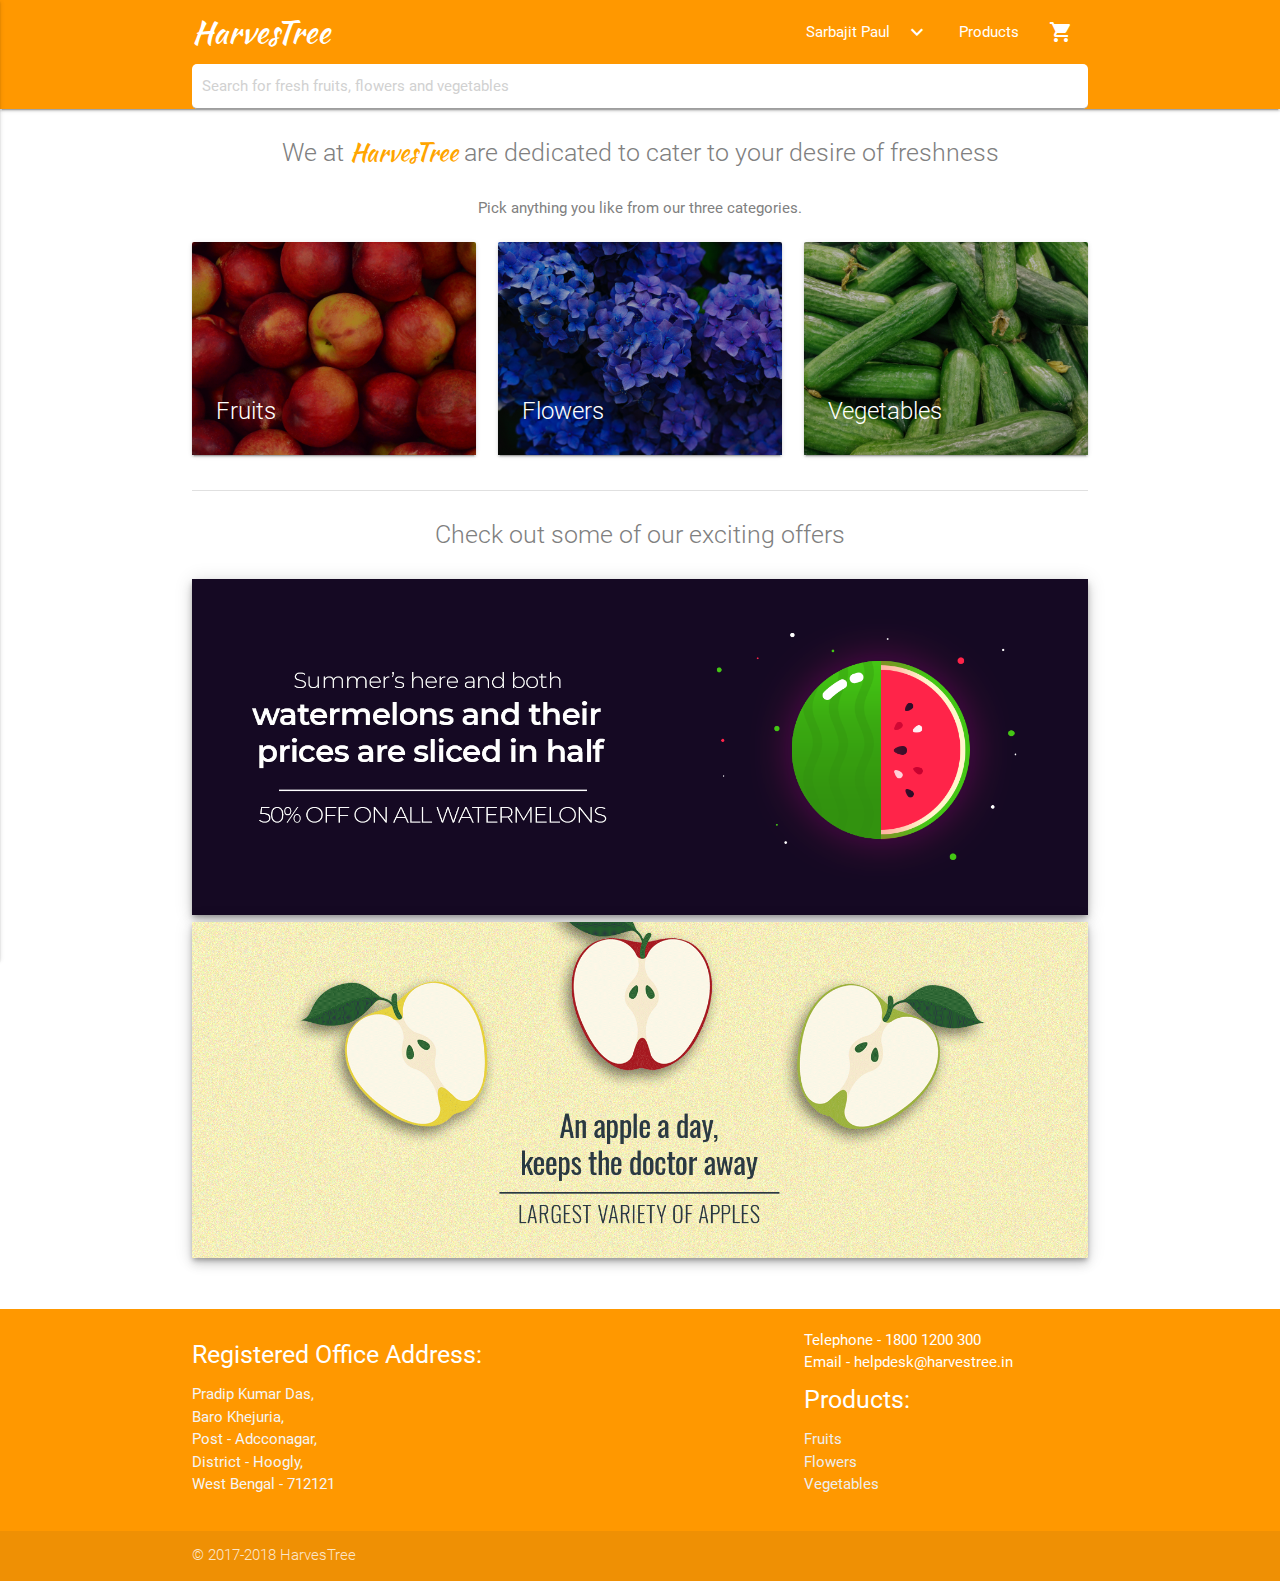
<file: Web-Content/index.html>
<!DOCTYPE html>
<html lang="en-US">
  <head>
    <meta charset="utf-8">
    <meta name="viewport" content="width=device-width, initial-scale=1.0"/>
    <title>HarvesTree</title>

    <link href="https://fonts.googleapis.com/icon?family=Material+Icons" rel="stylesheet">
    <link href="https://fonts.googleapis.com/css?family=Kaushan+Script" rel="stylesheet">
    <link type="text/css" rel="stylesheet" href="css/materialize.css"  media="screen,projection"/>
    <link type="text/css" rel="stylesheet" href="css/index.css">
  </head>

  <body>
    <!-- Nav Bar -->
    <nav class="nav-extended orange">
      <div class="container">

        <!-- Nav Bar when not Logged In -->
        <!-- <div class="nav-wrapper">
          <a href="#" class="brand-logo">HarvesTree</a>
          <a href="#" data-activates="mobile-demo-not-logged-in" class="button-collapse"><i class="material-icons">menu</i></a>
          <ul class="right hide-on-med-and-down">
            <li><a href="#">Login &amp Signup</a></li>
            <li><a href="#"><i class="material-icons">shopping_cart</i></a></li>
          </ul>
          <ul class="side-nav" id="mobile-demo-not-logged-in">
            <li><a href="#">Login &amp Signup</a></li>
            <li><a href="#"><i class="material-icons">shopping_cart</i></a></li>
          </ul>
        </div> -->

        <!-- Nav Bar when Logged In -->
        <div class="nav-wrapper">
          <ul id="dropdown-large-screen" class="dropdown-content">
            <li><a href="#!"><i class="material-icons">account_circle</i>Profile</a></li>
            <li><a href="#!"><i class="material-icons">style</i>Orders</a></li>
            <li class="divider"></li>
            <li><a href="#!"><i class="material-icons">settings_power</i>Logout</a></li>
          </ul>
          <ul id="dropdown-small-screen" class="dropdown-content">
            <li><a href="#!"><i class="material-icons">account_circle</i>Profile</a></li>
            <li><a href="#!"><i class="material-icons">style</i>Orders</a></li>
            <li class="divider"></li>
            <li><a href="#!"><i class="material-icons">settings_power</i>Logout</a></li>
          </ul>
          <a href="#" class="brand-logo">HarvesTree</a>
          <a href="#" data-activates="mobile-demo-logged-in" class="button-collapse"><i class="material-icons">menu</i></a>
          <ul class="right hide-on-med-and-down">
            <li><a class="dropdown-button" href="#!" data-activates="dropdown-large-screen">Sarbajit Paul<i class="material-icons right">expand_more</i></a></li>
            <li><a href="#">Products</a></li>
            <li><a href="#"><i class="material-icons">shopping_cart</i></a></li>
          </ul>
          <ul class="side-nav" id="mobile-demo-logged-in">
            <li><a class="dropdown-button" href="#!" data-activates="dropdown-small-screen">Sarbajit Paul<i class="material-icons right">expand_more</i></a></li>
            <li><a href="#">Products</a></li>
            <li><a href="#"><i class="material-icons">shopping_cart</i></a></li>
          </ul>
        </div>

        <!-- Search Bar -->
        <div class="nav-content">
          <form>
            <div class="input-field search-bar">
              <input id="search" type="search" placeholder="Search for fresh fruits, flowers and vegetables" required>
            </div>
          </form>
        </div>

      </div>
    </nav>

    <!-- Main area -->
    <div class="container">
      <!-- Categories -->
      <div class="categories">
        <p class="flow-text center">We at <span style="font-family: 'Kaushan Script', cursive; color: orange;">HarvesTree</span> are dedicated to cater to your desire of freshness</p>
        <p class="center">Pick anything you like from our three categories. </p>
        <div class="row">
          <!-- Fruits -->
          <div class="col s12 m4">
            <a href="#">
              <div class="card">
                <div class="card-image">
                  <img src="assets/images/category-fruit.jpg">
                  <span class="card-title">Fruits</span>
                </div>
              </div>
            </a>
          </div>

          <!-- Flowers -->
          <div class="col s12 m4">
            <a href="#">
              <div class="card">
                <div class="card-image">
                  <img src="assets/images/category-flower.jpg">
                  <span class="card-title">Flowers</span>
                </div>
              </div>
            </a>
          </div>

          <!-- Vegetables -->
          <div class="col s12 m4">
            <a href="#">
              <div class="card">
                <div class="card-image">
                  <img src="assets/images/category-vegetable.jpg">
                  <span class="card-title">Vegetables</span>
                </div>
              </div>
            </a>
          </div>

        </div>
      </div>

      <div class="divider"></div>

      <!-- Offers -->
      <div class="offers">
        <p class="flow-text center">Check out some of our exciting offers</p>
        <a href="#"><img class="z-depth-3 responsive-img" src="assets/images/offers/offer1.png"></a>
        <a href="#"><img class="z-depth-3 responsive-img" src="assets/images/offers/offer2.png"></a>
      </div>
    </div>

    <!-- Footer -->
    <footer class="orange page-footer">
      <div class="container">
        <div class="row">
          <div class="col l6 s12">
            <h5 class="white-text">Registered Office Address:</h5>
            <p class="grey-text text-lighten-4">
              Pradip Kumar Das,<br>
              Baro Khejuria,<br>
              Post - Adcconagar,<br>
              District - Hoogly,<br>
              West Bengal - 712121
            </p>
          </div>
          <div class="col l4 offset-l2 s12">
            Telephone - 1800 1200 300<br>
            Email - helpdesk@harvestree.in
            <h5 class="white-text">Products:</h5>
            <ul>
              <li><a class="grey-text text-lighten-3" href="#!">Fruits</a></li>
              <li><a class="grey-text text-lighten-3" href="#!">Flowers</a></li>
              <li><a class="grey-text text-lighten-3" href="#!">Vegetables</a></li>
            </ul>
          </div>
        </div>
      </div>
      <div class="footer-copyright">
        <div class="container">
        &copy; 2017-2018 HarvesTree
        </div>
      </div>
    </footer>

    <script type="text/javascript" src="js/jquery-3.2.1.js"></script>
    <script type="text/javascript" src="js/materialize.js"></script>
    <script type="text/javascript" src="js/index.js"></script>
  </body>
</html>
</file>
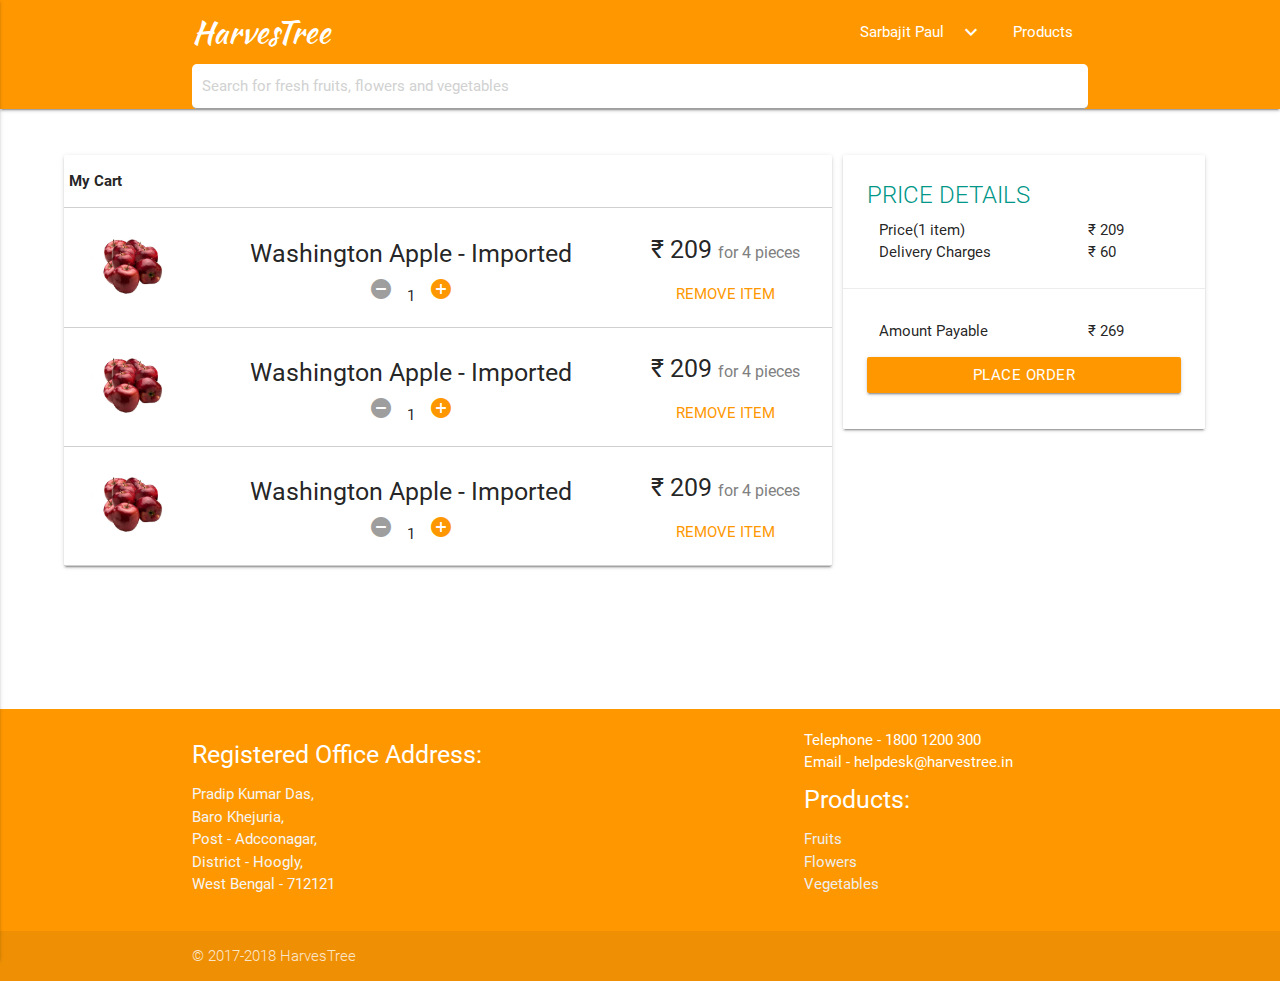
<file: Web-Content/cart.html>
<!DOCTYPE html>
<html lang="en-US">
  <head>
    <meta charset="utf-8">
    <meta name="viewport" content="width=device-width, initial-scale=1, shrink-to-fit=no">
    <title>Shopping Cart</title>

    <link href="https://fonts.googleapis.com/icon?family=Material+Icons" rel="stylesheet">
    <link href="https://fonts.googleapis.com/css?family=Kaushan+Script" rel="stylesheet">
    <link type="text/css" rel="stylesheet" href="css/materialize.css"  media="screen,projection"/>
    <link rel="stylesheet" type="text/css" href="css/cart.css">
  </head>

  <body>
    <!-- Nav Bar -->
    <nav class="nav-extended orange">
      <div class="container">

        <!-- Nav Bar when not Logged In -->
        <!-- <div class="nav-wrapper">
          <a href="#" class="brand-logo">HarvesTree</a>
          <a href="#" data-activates="mobile-demo-not-logged-in" class="button-collapse"><i class="material-icons">menu</i></a>
          <ul class="right hide-on-med-and-down">
            <li><a href="#">Login &amp; Signup</a></li>
            <li><a href="#">Products</a></li>
          </ul>
          <ul class="side-nav" id="mobile-demo-not-logged-in">
            <li><a href="#">Login &amp; Signup</a></li>
            <li><a href="#">Products</a></li>
          </ul>
        </div> -->

        <!-- Nav Bar when Logged In -->
        <div class="nav-wrapper">
          <ul id="dropdown-large-screen" class="dropdown-content">
            <li><a href="#!"><i class="material-icons">account_circle</i>Profile</a></li>
            <li><a href="#!"><i class="material-icons">style</i>Orders</a></li>
            <li class="divider"></li>
            <li><a href="#!"><i class="material-icons">settings_power</i>Logout</a></li>
          </ul>
          <ul id="dropdown-small-screen" class="dropdown-content">
            <li><a href="#!"><i class="material-icons">account_circle</i>Profile</a></li>
            <li><a href="#!"><i class="material-icons">style</i>Orders</a></li>
            <li class="divider"></li>
            <li><a href="#!"><i class="material-icons">settings_power</i>Logout</a></li>
          </ul>
          <a href="#" class="brand-logo">HarvesTree</a>
          <a href="#" data-activates="mobile-demo-logged-in" class="button-collapse"><i class="material-icons">menu</i></a>
          <ul class="right hide-on-med-and-down">
            <li><a class="dropdown-button" href="#!" data-activates="dropdown-large-screen">Sarbajit Paul<i class="material-icons right">expand_more</i></a></li>
            <li><a href="#">Products</a></li>
          </ul>
          <ul class="side-nav" id="mobile-demo-logged-in">
            <li><a class="dropdown-button" href="#!" data-activates="dropdown-small-screen">Sarbajit Paul<i class="material-icons right">expand_more</i></a></li>
            <li><a href="#">Products</a></li>
          </ul>
        </div>

        <!-- Search Bar -->
        <div class="nav-content">
          <form>
            <div class="input-field search-bar">
              <input id="search" type="search" placeholder="Search for fresh fruits, flowers and vegetables" required>
            </div>
          </form>
        </div>

      </div>
    </nav>

    <!-- Cart is empty -->
    <!-- <div class="cart-empty">
      <img src="assets/images/empty-basket.png" alt="Image of an empty basket" width="100px">
      <h5>Your Shopping Cart is empty</h5>
      <a href=""><h5>+ Add items to your cart</h5></a>
    </div> -->

    <!-- Cart is not empty -->
    <div class="row container-custom">
      <!-- Products added in cart -->
      <table class="col m8 s12 card bordered">
        <thead>
          <tr>
            <th>My Cart</th>
          </tr>
        </thead>

        <tbody>

          <tr>
            <td class="center-align">
              <img src="assets/images/fru/washington_apple_imported.jpg" alt="" width="100px">
            </td>

            <td class="center-align">
              <h5>Washington Apple - Imported</h5>
              <i class="material-icons counters grey-text">remove_circle</i>
              <span class="quantity">1</span>
              <i class="material-icons counters orange-text">add_circle</i>
            </td>

            <td class="center-align">
              <h5>&#8377; 209 <span class="text-muted">for 4 pieces</span></h5>
              <div>
                <a class="waves-effect btn-flat orange-text">REMOVE ITEM</a>
              </div>
            </td>
          </tr>
          <tr>
            <td class="center-align">
              <img src="assets/images/fru/washington_apple_imported.jpg" alt="" width="100px">
            </td>

            <td class="center-align">
              <h5>Washington Apple - Imported</h5>
              <i class="material-icons counters grey-text">remove_circle</i>
              <span class="quantity">1</span>
              <i class="material-icons counters orange-text">add_circle</i>
            </td>

            <td class="center-align">
              <h5>&#8377; 209 <span class="text-muted">for 4 pieces</span></h5>
              <div>
                <a class="waves-effect btn-flat orange-text">REMOVE ITEM</a>
              </div>
            </td>
          </tr>
          <tr>
            <td class="center-align">
              <img src="assets/images/fru/washington_apple_imported.jpg" alt="" width="100px">
            </td>

            <td class="center-align">
              <h5>Washington Apple - Imported</h5>
              <i class="material-icons counters grey-text">remove_circle</i>
              <span class="quantity">1</span>
              <i class="material-icons counters orange-text">add_circle</i>
            </td>

            <td class="center-align">
              <h5>&#8377; 209 <span class="text-muted">for 4 pieces</span></h5>
              <div>
                <a class="waves-effect btn-flat orange-text">REMOVE ITEM</a>
              </div>
            </td>
          </tr>

        </tbody>
      </table>

      <!-- Final price and place order -->
      <div class="col m4 s12">
        <div class="card">
            <div class="card-content">
              <span class="card-title teal-text">PRICE DETAILS</span>
              <div class="row no-space">
                <p class="col s8">Price(1 item)</p>
                <p class="col s4">&#8377; 209</p>
                <p class="col s8">Delivery Charges</p>
                <p class="col s4">&#8377; 60</p>
              </div>
            </div>

            <div class="card-action">
              <div class="row no-space">
                <p class="col s8">Amount Payable</p>
                <p class="col s4">&#8377; 269</p>
              </div>
              <div class="row">
                <a href="#" class="col s12 btn orange">Place Order</a>
              </div>
            </div>
          </div>
      </div>
    </div>

    <!-- Footer -->
    <footer class="orange page-footer">
      <div class="container">
        <div class="row">
          <div class="col l6 s12">
            <h5 class="white-text">Registered Office Address:</h5>
            <p class="grey-text text-lighten-4">
              Pradip Kumar Das,<br>
              Baro Khejuria,<br>
              Post - Adcconagar,<br>
              District - Hoogly,<br>
              West Bengal - 712121
            </p>
          </div>
          <div class="col l4 offset-l2 s12">
            Telephone - 1800 1200 300<br>
            Email - helpdesk@harvestree.in
            <h5 class="white-text">Products:</h5>
            <ul>
              <li><a class="grey-text text-lighten-3" href="#!">Fruits</a></li>
              <li><a class="grey-text text-lighten-3" href="#!">Flowers</a></li>
              <li><a class="grey-text text-lighten-3" href="#!">Vegetables</a></li>
            </ul>
          </div>
        </div>
      </div>
      <div class="footer-copyright">
        <div class="container">
        &copy; 2017-2018 HarvesTree
        </div>
      </div>
    </footer>

    <script type="text/javascript" src="js/jquery-3.2.1.js"></script>
    <script type="text/javascript" src="js/materialize.js"></script>
    <script type="text/javascript" src="js/cart.js"></script>
  </body>
</html>
</file>
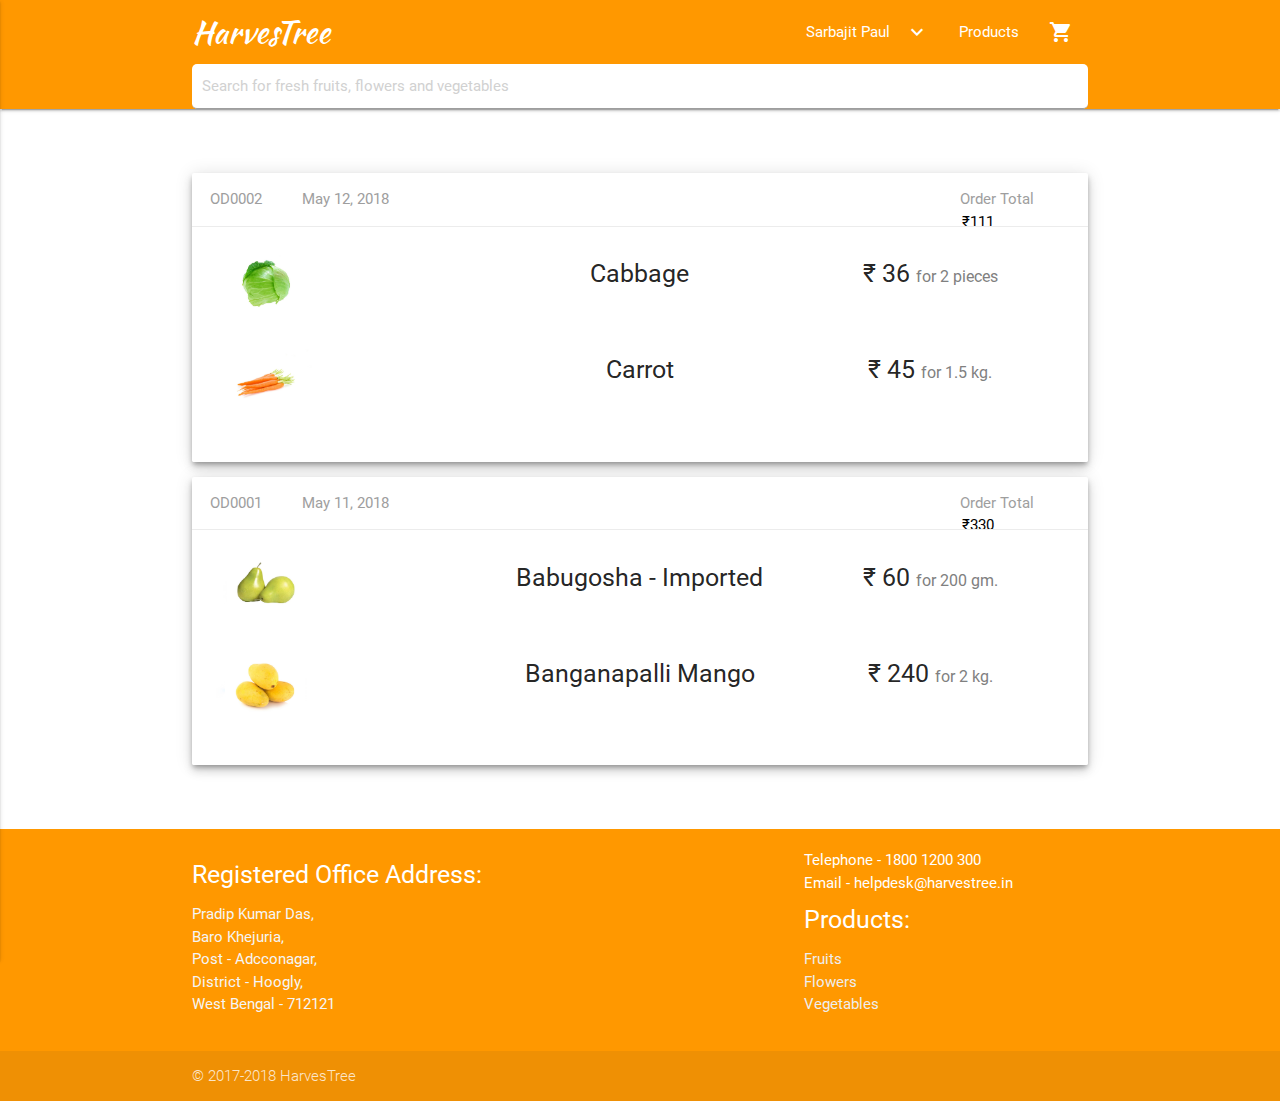
<file: Web-Content/order.html>
<!DOCTYPE html>
<html lang="en-US">
  <head>
    <meta charset="utf-8">
    <meta name="viewport" content="width=device-width, initial-scale=1, shrink-to-fit=no">
    <title>My Orders</title>

    <link href="https://fonts.googleapis.com/icon?family=Material+Icons" rel="stylesheet">
    <link href="https://fonts.googleapis.com/css?family=Kaushan+Script" rel="stylesheet">
    <link type="text/css" rel="stylesheet" href="css/materialize.css"  media="screen,projection"/>
    <link type="text/css" rel="stylesheet" href="css/order.css">
  </head>

  <body>
    <!-- Nav Bar -->
    <nav class="nav-extended orange">
      <div class="container">

        <!-- Nav Bar when Logged In -->
        <div class="nav-wrapper">
          <ul id="dropdown-large-screen" class="dropdown-content">
            <li><a href="#!"><i class="material-icons">account_circle</i>Profile</a></li>
            <li class="divider"></li>
            <li><a href="#!"><i class="material-icons">settings_power</i>Logout</a></li>
          </ul>
          <ul id="dropdown-small-screen" class="dropdown-content">
            <li><a href="#!"><i class="material-icons">account_circle</i>Profile</a></li>
            <li class="divider"></li>
            <li><a href="#!"><i class="material-icons">settings_power</i>Logout</a></li>
          </ul>
          <a href="#" class="brand-logo">HarvesTree</a>
          <a href="#" data-activates="mobile-demo-logged-in" class="button-collapse"><i class="material-icons">menu</i></a>
          <ul class="right hide-on-med-and-down">
            <li><a class="dropdown-button" href="#!" data-activates="dropdown-large-screen">Sarbajit Paul<i class="material-icons right">expand_more</i></a></li>
            <li><a href="#">Products</a></li>
            <li><a href="#"><i class="material-icons">shopping_cart</i></a></li>
          </ul>
          <ul class="side-nav" id="mobile-demo-logged-in">
            <li><a class="dropdown-button" href="#!" data-activates="dropdown-small-screen">Sarbajit Paul<i class="material-icons right">expand_more</i></a></li>
            <li><a href="#">Products</a></li>
            <li><a href="#"><i class="material-icons">shopping_cart</i></a></li>
          </ul>
        </div>

        <!-- Search Bar -->
        <div class="nav-content">
          <form>
            <div class="input-field search-bar">
              <input id="search" type="search" placeholder="Search for fresh fruits, flowers and vegetables" required>
            </div>
          </form>
        </div>

      </div>
    </nav>

    <!-- Main area -->
    <div class="container orders">
      <div class="card z-depth-3">
        <div class="order-main-info grey-text">
          <p>OD0002</p>
          <p>May 12, 2018</p>
          <p class="right">Order Total <span class="black-text">&#8377;111</span></p>
        </div>

        <div class="card-action">
          <div class="row">
            <div class="col s4"><img src="assets/images/veg/cabbage_badhakopi.jpg" alt="" width="100px"></div>
            <div class="col s8">
              <div class="row">
                <div class="col m6 s12 center"><h5>Cabbage</h5></div>
                <div class="col m6 s12 center"><h5>&#8377; 36 <span class="text-muted">for 2 pieces</span></h5></div>
              </div>
            </div>
          </div>

          <div class="row">
            <div class="col s4"><img src="assets/images/veg/carrot_gajor.jpg" alt="" width="100px"></div>
            <div class="col s8">
              <div class="row">
                <div class="col m6 s12 center"><h5>Carrot</h5></div>
                <div class="col m6 s12 center"><h5>&#8377; 45 <span class="text-muted">for 1.5 kg.</span></h5></div>
              </div>
            </div>
          </div>
        </div>
      </div>

      <div class="card z-depth-3">
        <div class="order-main-info grey-text">
          <p>OD0001</p>
          <p>May 11, 2018</p>
          <p class="right">Order Total <span class="black-text">&#8377;330</span></p>
        </div>

        <div class="card-action">
          <div class="row">
            <div class="col s4"><img src="assets/images/fru/babugosha_imported.jpg" alt="" width="100px"></div>
            <div class="col s8">
              <div class="row">
                <div class="col m6 s12 center"><h5>Babugosha - Imported</h5></div>
                <div class="col m6 s12 center"><h5>&#8377; 60 <span class="text-muted">for 200 gm.</span></h5></div>
              </div>
            </div>
          </div>

          <div class="row">
            <div class="col s4"><img src="assets/images/fru/banganapalli_mango_aam.jpg" alt="" width="100px"></div>
            <div class="col s8">
              <div class="row">
                <div class="col m6 s12 center"><h5>Banganapalli Mango</h5></div>
                <div class="col m6 s12 center"><h5>&#8377; 240 <span class="text-muted">for 2 kg.</span></h5></div>
              </div>
            </div>
          </div>
        </div>
      </div>
    </div>

    <!-- Footer -->
    <footer class="orange page-footer">
      <div class="container">
        <div class="row">
          <div class="col l6 s12">
            <h5 class="white-text">Registered Office Address:</h5>
            <p class="grey-text text-lighten-4">
              Pradip Kumar Das,<br>
              Baro Khejuria,<br>
              Post - Adcconagar,<br>
              District - Hoogly,<br>
              West Bengal - 712121
            </p>
          </div>
          <div class="col l4 offset-l2 s12">
            Telephone - 1800 1200 300<br>
            Email - helpdesk@harvestree.in
            <h5 class="white-text">Products:</h5>
            <ul>
              <li><a class="grey-text text-lighten-3" href="#!">Fruits</a></li>
              <li><a class="grey-text text-lighten-3" href="#!">Flowers</a></li>
              <li><a class="grey-text text-lighten-3" href="#!">Vegetables</a></li>
            </ul>
          </div>
        </div>
      </div>
      <div class="footer-copyright">
        <div class="container">
        &copy; 2017-2018 HarvesTree
        </div>
      </div>
    </footer>

    <script type="text/javascript" src="js/jquery-3.2.1.js"></script>
    <script type="text/javascript" src="js/materialize.js"></script>
    <script type="text/javascript" src="js/order.js"></script>
  </body>
</html>
</file>
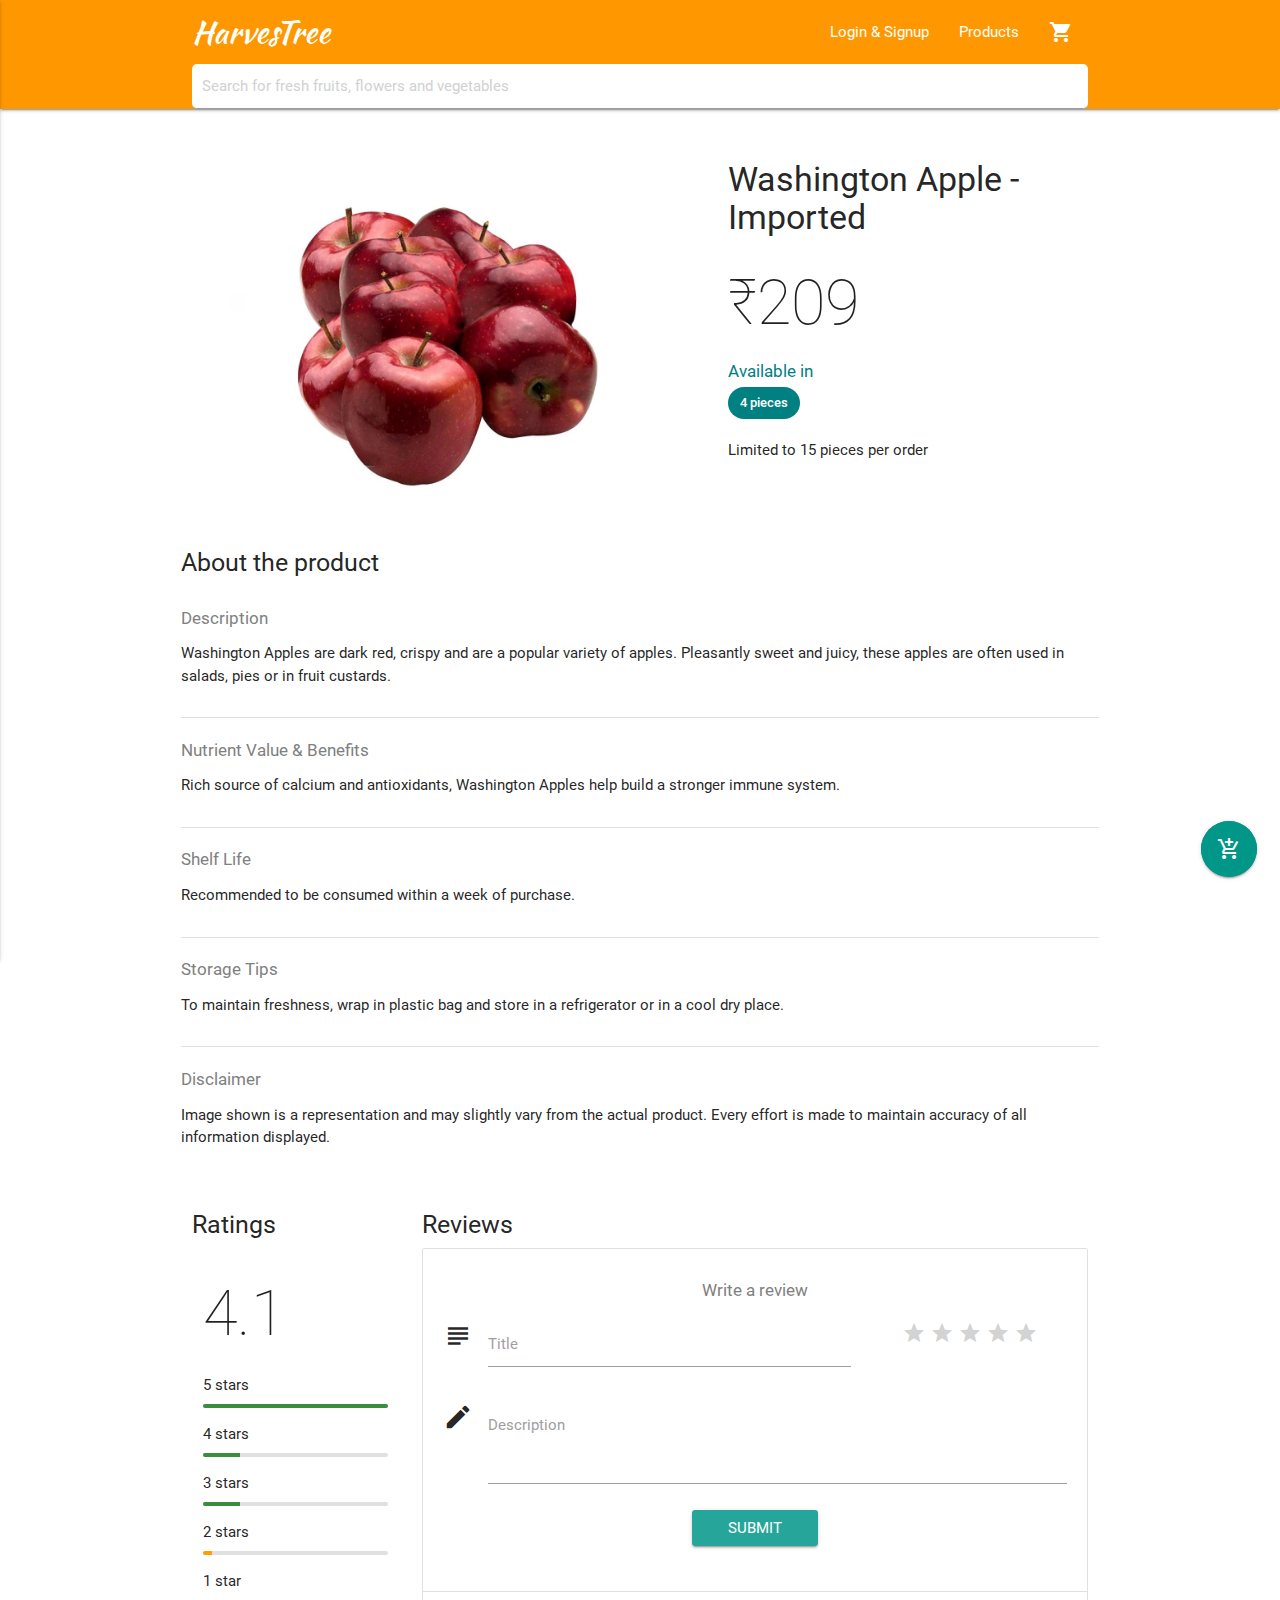
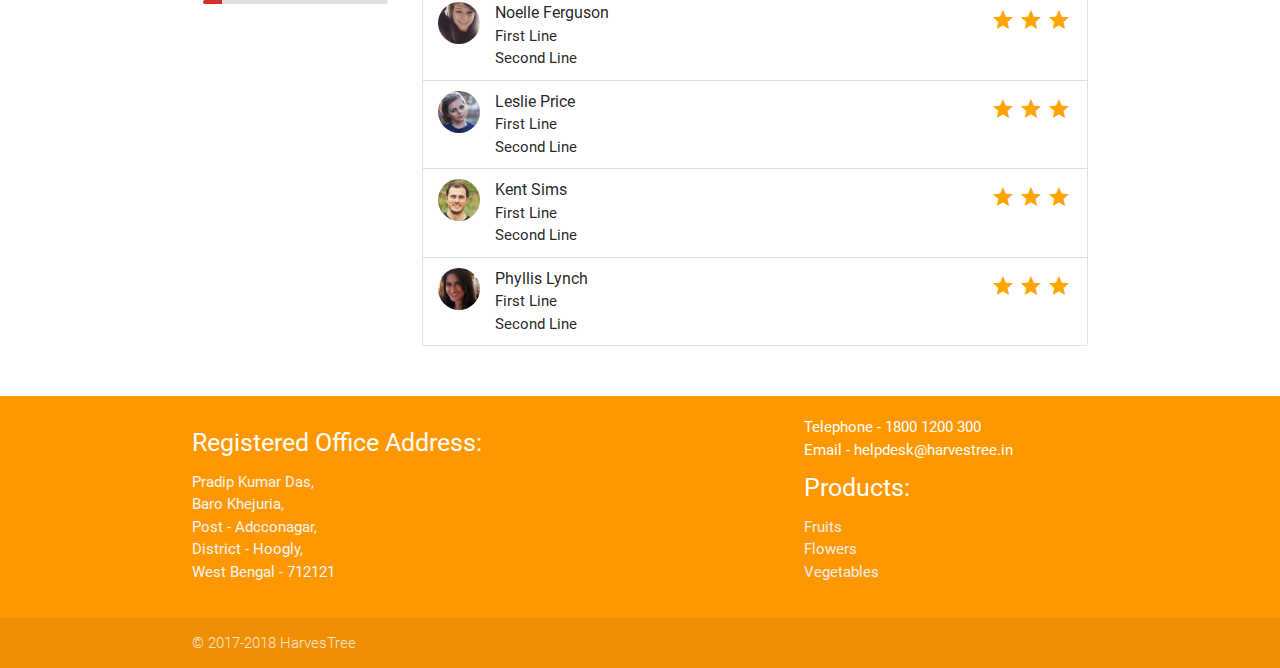
<file: Web-Content/product.html>
<!DOCTYPE html>
<html>
<head>
  <meta charset="utf-8">
  <meta name="viewport" content="width=device-width, initial-scale=1.0"/>
  <title>Product - Apple</title>

  <link href="https://fonts.googleapis.com/icon?family=Material+Icons" rel="stylesheet">
  <link href="https://fonts.googleapis.com/css?family=Kaushan+Script" rel="stylesheet">
  <link type="text/css" rel="stylesheet" href="css/materialize.css"  media="screen,projection"/>
  <link type="text/css" rel="stylesheet" href="css/product.css">
</head>

<body>
  <!-- Nav Bar -->
  <nav class="nav-extended orange">
    <div class="container">

      <!-- Nav Bar when not Logged In -->
      <div class="nav-wrapper">
        <a href="#" class="brand-logo">HarvesTree</a>
        <a href="#" data-activates="mobile-demo-not-logged-in" class="button-collapse"><i class="material-icons">menu</i></a>
        <ul class="right hide-on-med-and-down">
          <li><a href="#login-signup-modal-id" class="modal-trigger">Login &amp; Signup</a></li>
          <li><a href="#">Products</a></li>
          <li><a href="#"><i class="material-icons">shopping_cart</i></a></li>
        </ul>
        <ul class="side-nav" id="mobile-demo-not-logged-in">
          <li><a href="#login-signup-modal-id" class="modal-trigger">Login &amp; Signup</a></li>
          <li><a href="#">Products</a></li>
          <li><a href="#"><i class="material-icons">shopping_cart</i></a></li>
        </ul>
      </div>

      <!-- Nav Bar when Logged In -->
      <!-- <div class="nav-wrapper">
        <ul id="dropdown-large-screen" class="dropdown-content">
          <li><a href="#!"><i class="material-icons">account_circle</i>Profile</a></li>
          <li><a href="#!"><i class="material-icons">style</i>Orders</a></li>
          <li class="divider"></li>
          <li><a href="#!"><i class="material-icons">settings_power</i>Logout</a></li>
        </ul>
        <ul id="dropdown-small-screen" class="dropdown-content">
          <li><a href="#!"><i class="material-icons">account_circle</i>Profile</a></li>
          <li><a href="#!"><i class="material-icons">style</i>Orders</a></li>
          <li class="divider"></li>
          <li><a href="#!"><i class="material-icons">settings_power</i>Logout</a></li>
        </ul>
        <a href="#" class="brand-logo">HarvesTree</a>
        <a href="#" data-activates="mobile-demo-logged-in" class="button-collapse"><i class="material-icons">menu</i></a>
        <ul class="right hide-on-med-and-down">
          <li><a class="dropdown-button" href="#!" data-activates="dropdown-large-screen">Sarbajit Paul<i class="material-icons right">expand_more</i></a></li>
          <li><a href="#">Products</a></li>
          <li><a href="#"><i class="material-icons">shopping_cart</i></a></li>
        </ul>
        <ul class="side-nav" id="mobile-demo-logged-in">
          <li><a class="dropdown-button" href="#!" data-activates="dropdown-small-screen">Sarbajit Paul<i class="material-icons right">expand_more</i></a></li>
          <li><a href="#">Products</a></li>
          <li><a href="#"><i class="material-icons">shopping_cart</i></a></li>
        </ul>
      </div> -->

      <!-- Search Bar -->
      <div class="nav-content">
        <form>
          <div class="input-field search-bar">
            <input id="search-id" type="search" placeholder="Search for fresh fruits, flowers and vegetables" required>
          </div>
        </form>
      </div>

    </div>
  </nav>

  <!-- Main container -->
  <div class="container section">

    <!-- Main image, name, price and quantity slider -->
    <div class="row">
      <div class="col m7 s12"><img class="materialboxed hoverable" width="100%" src="assets/images/fru/washington_apple_imported.jpg"></div>
      <div class="col m5 s12">
        <h4>Washington Apple - Imported</h4>
        <h1>&#8377;209</h1>
        <h6 style="color: teal">Available in</h6>
        <div class="chip">4 pieces</div>
        <p>Limited to 15 pieces per order</p>
      </div>
    </div>

    <!-- About Section -->
    <div class="row">
      <h5>About the product</h5>
      <div class="section">
        <h6>Description</h6>
        <p>Washington Apples are dark red, crispy and are a popular variety of
          apples. Pleasantly sweet and juicy, these apples are often used in
          salads, pies or in fruit custards.
        </p>
      </div>

      <div class="divider"></div>

      <div class="section">
        <h6>Nutrient Value &amp; Benefits</h6>
        <p>Rich source of calcium and antioxidants, Washington Apples help build
          a stronger immune system.
        </p>
      </div>

      <div class="divider"></div>

      <div class="section">
        <h6>Shelf Life</h6>
        <p>Recommended to be consumed within a week of purchase.</p>
      </div>

      <div class="divider"></div>

      <div class="section">
        <h6>Storage Tips</h6>
        <p>To maintain freshness, wrap in plastic bag and store in a
          refrigerator or in a cool dry place.
        </p>
      </div>

      <div class="divider"></div>

      <div class="section">
        <h6>Disclaimer</h6>
        <p>Image shown is a representation and may slightly vary from the actual
          product. Every effort is made to maintain accuracy of all information
          displayed.
        </p>
      </div>
    </div>

    <!-- Ratings and Review Section -->
    <div class="row">

      <!-- Ratings -->
      <div class="col m3 s12">
        <h5>Ratings</h5>
        <h1 class="col s12">4.1</h1>
        <div class="col s12">
          5 stars
          <div class="progress grey lighten-2">
            <div class="determinate green darken-2" style="width: 100%"></div>
          </div>
        </div>
        <div class="col s12">
          4 stars
          <div class="progress grey lighten-2">
            <div class="determinate green darken-2" style="width: 20%"></div>
          </div>
        </div>
        <div class="col s12">
          3 stars
          <div class="progress grey lighten-2">
            <div class="determinate green darken-2" style="width: 20%"></div>
          </div>
        </div>
        <div class="col s12">
          2 stars
          <div class="progress grey lighten-2">
            <div class="determinate amber darken-2" style="width: 5%"></div>
          </div>
        </div>
        <div class="col s12">
          1 star
          <div class="progress grey lighten-2">
            <div class="determinate red darken-2" style="width: 10%"></div>
          </div>
        </div>
      </div>

      <!-- Reviews -->
      <div class="col m9 s12">
        <h5>Reviews</h5>
        <ul class="collection">

          <li class="collection-item">
            <div class="row section">

              <div class="col s12 center">
                <h6>Write a review</h6>
              </div>

              <div class="input-field col m8 s12">
                <i class="material-icons prefix">subject</i>
                <input id="fb-title-id" type="text" name="" data-length="60">
                <label for="fb-title-id">Title</label>
              </div>

              <div class="input-field col m4 s12 center">
                <i class="material-icons rating-star" id="star-1-id">star</i>
                <i class="material-icons rating-star" id="star-2-id">star</i>
                <i class="material-icons rating-star" id="star-3-id">star</i>
                <i class="material-icons rating-star" id="star-4-id">star</i>
                <i class="material-icons rating-star" id="star-5-id">star</i>
                <input id="fb-rating-id" type="hidden" name="fb_rating" value="0">
              </div>

              <div class="input-field col s12">
                <i class="material-icons prefix">create</i>
                <textarea id="fb-description-id" class="materialize-textarea"></textarea>
                <label for="fb-description-id">Description</label>
              </div>

              <div class="col s12 center">
                <input type="submit" class="btn waves-effect waves-light">
              </div>
            </div>
          </li>

          <li class="collection-item avatar">
            <img src="assets/images/noelle_ferguson.jpg" alt="" class="circle">
            <span class="title">Noelle Ferguson</span>
            <p>First Line <br>
              Second Line
            </p>
            <a href="#!" class="secondary-content">
              <i class="material-icons rated-star">grade</i>
              <i class="material-icons rated-star">grade</i>
              <i class="material-icons rated-star">grade</i>
            </a>
          </li>

          <li class="collection-item avatar">
            <img src="assets/images/leslie_price.jpg" alt="" class="circle">
            <span class="title">Leslie Price</span>
            <p>First Line <br>
              Second Line
            </p>
            <a href="#!" class="secondary-content">
              <i class="material-icons rated-star">grade</i>
              <i class="material-icons rated-star">grade</i>
              <i class="material-icons rated-star">grade</i>
            </a>
          </li>

          <li class="collection-item avatar">
            <img src="assets/images/kent_sims.jpg" alt="" class="circle">
            <span class="title">Kent Sims</span>
            <p>First Line <br>
              Second Line
            </p>
            <a href="#!" class="secondary-content">
              <i class="material-icons rated-star">grade</i>
              <i class="material-icons rated-star">grade</i>
              <i class="material-icons rated-star">grade</i>
            </a>
          </li>

          <li class="collection-item avatar">
            <img src="assets/images/phyllis_lynch.jpg" alt="" class="circle">
            <span class="title">Phyllis Lynch</span>
            <p>First Line <br>
              Second Line
            </p>
            <a href="#!" class="secondary-content">
              <i class="material-icons rated-star">grade</i>
              <i class="material-icons rated-star">grade</i>
              <i class="material-icons rated-star">grade</i>
            </a>
          </li>

        </ul>
      </div>
    </div>

  </div> <!-- Container closes here -->
  <!-- Add to cart button -->
  <div class="fixed-action-btn">
    <a class="btn-floating btn-large tooltipped teal pulse" onclick="Materialize.toast('Product added to cart', 3000)" data-position="top" data-delay="50" data-tooltip="Add to cart">
      <i class="large material-icons">add_shopping_cart</i>
    </a>
  </div>

  <!-- Delete from cart button -->
  <!-- <div class="fixed-action-btn">
    <a class="btn-floating btn-large tooltipped red pulse" onclick="Materialize.toast('Product deleted from cart', 3000)" data-position="top" data-delay="50" data-tooltip="Delete from cart">
      <i class="large material-icons">delete_forever</i>
    </a>
  </div> -->

  <!-- Footer -->
  <footer class="orange page-footer">
    <div class="container">
      <div class="row">
        <div class="col l6 s12">
          <h5 class="white-text">Registered Office Address:</h5>
          <p class="grey-text text-lighten-4">
            Pradip Kumar Das,<br>
            Baro Khejuria,<br>
            Post - Adcconagar,<br>
            District - Hoogly,<br>
            West Bengal - 712121
          </p>
        </div>
        <div class="col l4 offset-l2 s12">
          Telephone - 1800 1200 300<br>
          Email - helpdesk@harvestree.in
          <h5 class="white-text">Products:</h5>
          <ul>
            <li><a class="grey-text text-lighten-3" href="#!">Fruits</a></li>
            <li><a class="grey-text text-lighten-3" href="#!">Flowers</a></li>
            <li><a class="grey-text text-lighten-3" href="#!">Vegetables</a></li>
          </ul>
        </div>
      </div>
    </div>
    <div class="footer-copyright">
      <div class="container">
      &copy; 2017-2018 HarvesTree
      </div>
    </div>
  </footer>

  <!-- Login & Signup modal -->
  <div id="login-signup-modal-id" class="modal">
    <div class="modal-content">
      <h5>Login &amp; Signup</h5>
      <div class="row">
        <form class="col s12">
          <div class="row">
            <div class="input-field col s12">
              <input type="text" name="email" id="email-id">
              <label for="email-id">Enter Email</label>
            </div>
            <div class="input-field col s12">
              <input type="password" name="password" id="password-id">
              <label for="password-id">Enter Password</label>
            </div>
          </div>
        </form>
      </div>

    </div>

    <div class="modal-footer">
      <a href="#!" class="modal-action modal-close waves-effect waves-light btn-flat">Signup</a>
      <a href="#!" class="modal-action modal-close waves-effect waves-light btn orange">Login</a>
    </div>
  </div>

  <script type="text/javascript" src="js/jquery-3.2.1.js"></script>
  <script type="text/javascript" src="js/materialize.js"></script>
  <script type="text/javascript" src="js/product.js"></script>
</body>
</html>
</file>
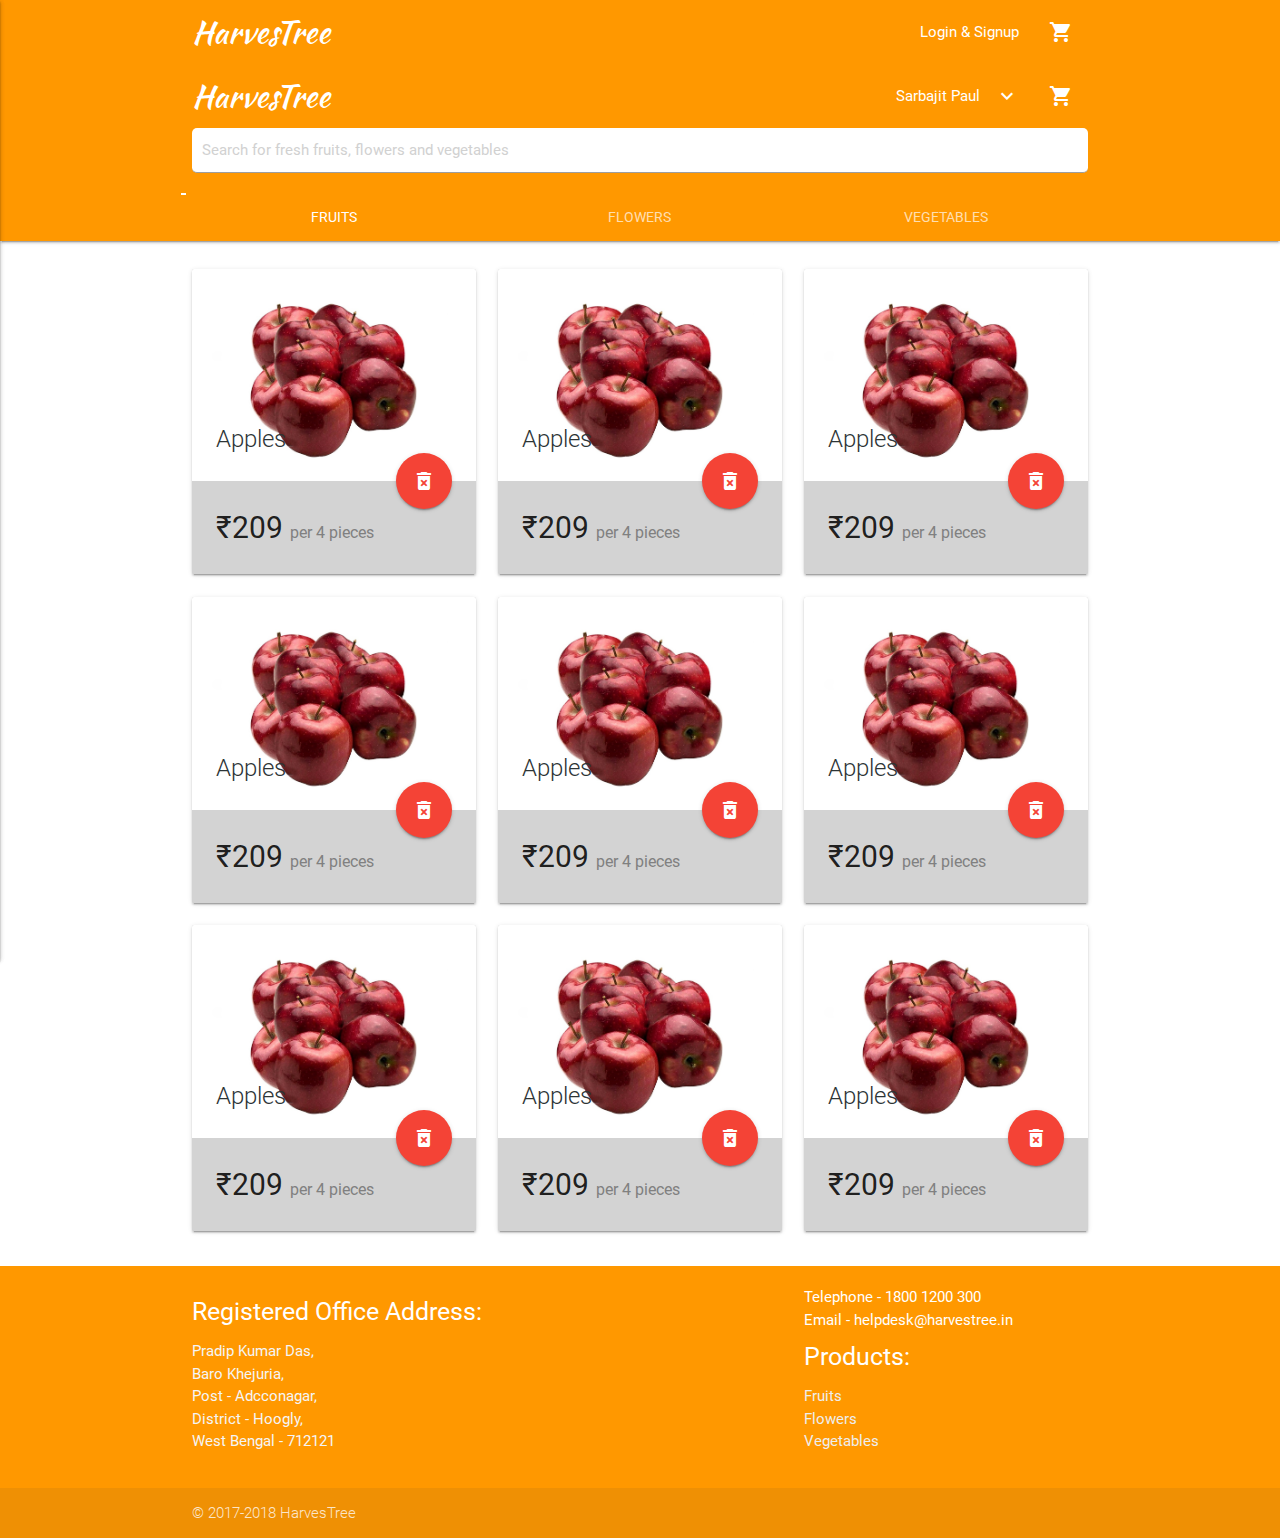
<file: Web-Content/productlist.html>
<!DOCTYPE html>
<html lang="en-US">
  <head>
    <meta charset="utf-8">
    <meta name="viewport" content="width=device-width, initial-scale=1, shrink-to-fit=no">
    <title>Product List</title>

    <link href="https://fonts.googleapis.com/icon?family=Material+Icons" rel="stylesheet">
    <link href="https://fonts.googleapis.com/css?family=Kaushan+Script" rel="stylesheet">
    <link type="text/css" rel="stylesheet" href="css/materialize.css"  media="screen,projection"/>
    <link rel="stylesheet" type="text/css" href="css/productlist.css">
  </head>

  <body>
    <!-- Nav Bar -->
    <nav class="nav-extended orange">
      <div class="container">

        <!-- Nav Bar when not Logged In -->
        <div class="nav-wrapper">
          <a href="#" class="brand-logo">HarvesTree</a>
          <a href="#" data-activates="mobile-demo-not-logged-in" class="button-collapse"><i class="material-icons">menu</i></a>
          <ul class="right hide-on-med-and-down">
            <li><a href="#login-signup-modal-id" class="modal-trigger">Login &amp; Signup</a></li>
            <li><a href="#"><i class="material-icons">shopping_cart</i></a></li>
          </ul>
          <ul class="side-nav" id="mobile-demo-not-logged-in">
            <li><a href="#login-signup-modal-id" class="modal-trigger">Login &amp; Signup</a></li>
            <li><a href="#"><i class="material-icons">shopping_cart</i></a></li>
          </ul>
        </div>

        <!-- Nav Bar when Logged In -->
        <div class="nav-wrapper">
          <ul id="dropdown-large-screen" class="dropdown-content">
            <li><a href="#!"><i class="material-icons">account_circle</i>Profile</a></li>
            <li><a href="#!"><i class="material-icons">style</i>Orders</a></li>
            <li class="divider"></li>
            <li><a href="#!"><i class="material-icons">settings_power</i>Logout</a></li>
          </ul>
          <ul id="dropdown-small-screen" class="dropdown-content">
            <li><a href="#!"><i class="material-icons">account_circle</i>Profile</a></li>
            <li><a href="#!"><i class="material-icons">style</i>Orders</a></li>
            <li class="divider"></li>
            <li><a href="#!"><i class="material-icons">settings_power</i>Logout</a></li>
          </ul>
          <a href="#" class="brand-logo">HarvesTree</a>
          <a href="#" data-activates="mobile-demo-logged-in" class="button-collapse"><i class="material-icons">menu</i></a>
          <ul class="right hide-on-med-and-down">
            <li><a class="dropdown-button" href="#!" data-activates="dropdown-large-screen">Sarbajit Paul<i class="material-icons right">expand_more</i></a></li>
            <li><a href="#"><i class="material-icons">shopping_cart</i></a></li>
          </ul>
          <ul class="side-nav" id="mobile-demo-logged-in">
            <li><a class="dropdown-button" href="#!" data-activates="dropdown-small-screen">Sarbajit Paul<i class="material-icons right">expand_more</i></a></li>
            <li><a href="#"><i class="material-icons">shopping_cart</i></a></li>
          </ul>
        </div>

        <!-- Search Bar -->
        <div class="nav-content">
          <form>
            <div class="input-field search-bar">
              <input id="search" type="search" placeholder="Search for fresh fruits, flowers and vegetables" required>
            </div>
          </form>
        </div>

        <!-- Category Tabs -->
        <div class="nav-content row">
          <ul class="tabs tabs-transparent">
            <li class="tab col m4"><a class="active" href="#fruits">Fruits</a></li>
            <li class="tab col m4"><a href="#flowers">Flowers</a></li>
            <li class="tab col m4"><a href="#vegetables">Vegetables</a></li>
          </ul>
        </div>

      </div>
    </nav>

    <!-- Product List -->
    <div class="container">

      <!-- Only row of products -->
      <div class="row">
        <div class="col s12 m4">
          <a href="#">
            <div class="card hoverable">
              <div class="card-image">
                <img src="assets/images/fru/washington_apple_imported.jpg">
                <span class="card-title">Apples</span>

                <!-- Add to cart button -->
                <!-- <a href="#" class="btn-floating btn-large tooltipped halfway-fab waves-effect waves-light teal" onclick="Materialize.toast('Product added to cart', 3000)" data-position="bottom" data-delay="50" data-tooltip="Add to cart"><i class="large material-icons">add_shopping_cart</i></a> -->

                <!-- Delete from cart button -->
                <a href="#" class="btn-floating btn-large tooltipped halfway-fab waves-effect waves-light red" onclick="Materialize.toast('Product deleted from cart', 3000)" data-position="bottom" data-delay="50" data-tooltip="Delete from cart"><i class="large material-icons">delete_forever</i></a>
              </div>
              <div class="card-content">
                <p class="price">&#8377;209 <span class="text-muted">per 4 pieces</span></p>
              </div>
            </div>
          </a>
        </div>
        <div class="col s12 m4">
          <a href="#">
            <div class="card hoverable">
              <div class="card-image">
                <img src="assets/images/fru/washington_apple_imported.jpg">
                <span class="card-title">Apples</span>

                <!-- Add to cart button -->
                <!-- <a href="#" class="btn-floating btn-large tooltipped halfway-fab waves-effect waves-light teal" onclick="Materialize.toast('Product added to cart', 3000)" data-position="bottom" data-delay="50" data-tooltip="Add to cart"><i class="large material-icons">add_shopping_cart</i></a> -->

                <!-- Delete from cart button -->
                <a href="#" class="btn-floating btn-large tooltipped halfway-fab waves-effect waves-light red" onclick="Materialize.toast('Product deleted from cart', 3000)" data-position="bottom" data-delay="50" data-tooltip="Delete from cart"><i class="large material-icons">delete_forever</i></a>
              </div>
              <div class="card-content">
                <p class="price">&#8377;209 <span class="text-muted">per 4 pieces</span></p>
              </div>
            </div>
          </a>
        </div>
        <div class="col s12 m4">
          <a href="#">
            <div class="card hoverable">
              <div class="card-image">
                <img src="assets/images/fru/washington_apple_imported.jpg">
                <span class="card-title">Apples</span>

                <!-- Add to cart button -->
                <!-- <a href="#" class="btn-floating btn-large tooltipped halfway-fab waves-effect waves-light teal" onclick="Materialize.toast('Product added to cart', 3000)" data-position="bottom" data-delay="50" data-tooltip="Add to cart"><i class="large material-icons">add_shopping_cart</i></a> -->

                <!-- Delete from cart button -->
                <a href="#" class="btn-floating btn-large tooltipped halfway-fab waves-effect waves-light red" onclick="Materialize.toast('Product deleted from cart', 3000)" data-position="bottom" data-delay="50" data-tooltip="Delete from cart"><i class="large material-icons">delete_forever</i></a>
              </div>
              <div class="card-content">
                <p class="price">&#8377;209 <span class="text-muted">per 4 pieces</span></p>
              </div>
            </div>
          </a>
        </div>
        <div class="col s12 m4">
          <a href="#">
            <div class="card hoverable">
              <div class="card-image">
                <img src="assets/images/fru/washington_apple_imported.jpg">
                <span class="card-title">Apples</span>

                <!-- Add to cart button -->
                <!-- <a href="#" class="btn-floating btn-large tooltipped halfway-fab waves-effect waves-light teal" onclick="Materialize.toast('Product added to cart', 3000)" data-position="bottom" data-delay="50" data-tooltip="Add to cart"><i class="large material-icons">add_shopping_cart</i></a> -->

                <!-- Delete from cart button -->
                <a href="#" class="btn-floating btn-large tooltipped halfway-fab waves-effect waves-light red" onclick="Materialize.toast('Product deleted from cart', 3000)" data-position="bottom" data-delay="50" data-tooltip="Delete from cart"><i class="large material-icons">delete_forever</i></a>
              </div>
              <div class="card-content">
                <p class="price">&#8377;209 <span class="text-muted">per 4 pieces</span></p>
              </div>
            </div>
          </a>
        </div>
        <div class="col s12 m4">
          <a href="#">
            <div class="card hoverable">
              <div class="card-image">
                <img src="assets/images/fru/washington_apple_imported.jpg">
                <span class="card-title">Apples</span>

                <!-- Add to cart button -->
                <!-- <a href="#" class="btn-floating btn-large tooltipped halfway-fab waves-effect waves-light teal" onclick="Materialize.toast('Product added to cart', 3000)" data-position="bottom" data-delay="50" data-tooltip="Add to cart"><i class="large material-icons">add_shopping_cart</i></a> -->

                <!-- Delete from cart button -->
                <a href="#" class="btn-floating btn-large tooltipped halfway-fab waves-effect waves-light red" onclick="Materialize.toast('Product deleted from cart', 3000)" data-position="bottom" data-delay="50" data-tooltip="Delete from cart"><i class="large material-icons">delete_forever</i></a>
              </div>
              <div class="card-content">
                <p class="price">&#8377;209 <span class="text-muted">per 4 pieces</span></p>
              </div>
            </div>
          </a>
        </div>
        <div class="col s12 m4">
          <a href="#">
            <div class="card hoverable">
              <div class="card-image">
                <img src="assets/images/fru/washington_apple_imported.jpg">
                <span class="card-title">Apples</span>

                <!-- Add to cart button -->
                <!-- <a href="#" class="btn-floating btn-large tooltipped halfway-fab waves-effect waves-light teal" onclick="Materialize.toast('Product added to cart', 3000)" data-position="bottom" data-delay="50" data-tooltip="Add to cart"><i class="large material-icons">add_shopping_cart</i></a> -->

                <!-- Delete from cart button -->
                <a href="#" class="btn-floating btn-large tooltipped halfway-fab waves-effect waves-light red" onclick="Materialize.toast('Product deleted from cart', 3000)" data-position="bottom" data-delay="50" data-tooltip="Delete from cart"><i class="large material-icons">delete_forever</i></a>
              </div>
              <div class="card-content">
                <p class="price">&#8377;209 <span class="text-muted">per 4 pieces</span></p>
              </div>
            </div>
          </a>
        </div>
        <div class="col s12 m4">
          <a href="#">
            <div class="card hoverable">
              <div class="card-image">
                <img src="assets/images/fru/washington_apple_imported.jpg">
                <span class="card-title">Apples</span>

                <!-- Add to cart button -->
                <!-- <a href="#" class="btn-floating btn-large tooltipped halfway-fab waves-effect waves-light teal" onclick="Materialize.toast('Product added to cart', 3000)" data-position="bottom" data-delay="50" data-tooltip="Add to cart"><i class="large material-icons">add_shopping_cart</i></a> -->

                <!-- Delete from cart button -->
                <a href="#" class="btn-floating btn-large tooltipped halfway-fab waves-effect waves-light red" onclick="Materialize.toast('Product deleted from cart', 3000)" data-position="bottom" data-delay="50" data-tooltip="Delete from cart"><i class="large material-icons">delete_forever</i></a>
              </div>
              <div class="card-content">
                <p class="price">&#8377;209 <span class="text-muted">per 4 pieces</span></p>
              </div>
            </div>
          </a>
        </div>
        <div class="col s12 m4">
          <a href="#">
            <div class="card hoverable">
              <div class="card-image">
                <img src="assets/images/fru/washington_apple_imported.jpg">
                <span class="card-title">Apples</span>

                <!-- Add to cart button -->
                <!-- <a href="#" class="btn-floating btn-large tooltipped halfway-fab waves-effect waves-light teal" onclick="Materialize.toast('Product added to cart', 3000)" data-position="bottom" data-delay="50" data-tooltip="Add to cart"><i class="large material-icons">add_shopping_cart</i></a> -->

                <!-- Delete from cart button -->
                <a href="#" class="btn-floating btn-large tooltipped halfway-fab waves-effect waves-light red" onclick="Materialize.toast('Product deleted from cart', 3000)" data-position="bottom" data-delay="50" data-tooltip="Delete from cart"><i class="large material-icons">delete_forever</i></a>
              </div>
              <div class="card-content">
                <p class="price">&#8377;209 <span class="text-muted">per 4 pieces</span></p>
              </div>
            </div>
          </a>
        </div>
        <div class="col s12 m4">
          <a href="#">
            <div class="card hoverable">
              <div class="card-image">
                <img src="assets/images/fru/washington_apple_imported.jpg">
                <span class="card-title">Apples</span>

                <!-- Add to cart button -->
                <!-- <a href="#" class="btn-floating btn-large tooltipped halfway-fab waves-effect waves-light teal" onclick="Materialize.toast('Product added to cart', 3000)" data-position="bottom" data-delay="50" data-tooltip="Add to cart"><i class="large material-icons">add_shopping_cart</i></a> -->

                <!-- Delete from cart button -->
                <a href="#" class="btn-floating btn-large tooltipped halfway-fab waves-effect waves-light red" onclick="Materialize.toast('Product deleted from cart', 3000)" data-position="bottom" data-delay="50" data-tooltip="Delete from cart"><i class="large material-icons">delete_forever</i></a>
              </div>
              <div class="card-content">
                <p class="price">&#8377;209 <span class="text-muted">per 4 pieces</span></p>
              </div>
            </div>
          </a>
        </div>
      </div>
    </div>

    <!-- Footer -->
    <footer class="orange page-footer">
      <div class="container">
        <div class="row">
          <div class="col l6 s12">
            <h5 class="white-text">Registered Office Address:</h5>
            <p class="grey-text text-lighten-4">
              Pradip Kumar Das,<br>
              Baro Khejuria,<br>
              Post - Adcconagar,<br>
              District - Hoogly,<br>
              West Bengal - 712121
            </p>
          </div>
          <div class="col l4 offset-l2 s12">
            Telephone - 1800 1200 300<br>
            Email - helpdesk@harvestree.in
            <h5 class="white-text">Products:</h5>
            <ul>
              <li><a class="grey-text text-lighten-3" href="#!">Fruits</a></li>
              <li><a class="grey-text text-lighten-3" href="#!">Flowers</a></li>
              <li><a class="grey-text text-lighten-3" href="#!">Vegetables</a></li>
            </ul>
          </div>
        </div>
      </div>
      <div class="footer-copyright">
        <div class="container">
        &copy; 2017-2018 HarvesTree
        </div>
      </div>
    </footer>

    <!-- Login & Signup modal -->
    <div id="login-signup-modal-id" class="modal">
      <div class="modal-content">
        <h5>Login &amp; Signup</h5>
        <div class="row">
          <form class="col s12">
            <div class="row">
              <div class="input-field col s12">
                <input type="text" name="email" id="email-id">
                <label for="email-id">Enter Email</label>
              </div>
              <div class="input-field col s12">
                <input type="password" name="password" id="password-id">
                <label for="password-id">Enter Password</label>
              </div>
            </div>
          </form>
        </div>

      </div>

      <div class="modal-footer">
        <a href="#!" class="modal-action modal-close waves-effect waves-light btn-flat">Signup</a>
        <a href="#!" class="modal-action modal-close waves-effect waves-light btn orange">Login</a>
      </div>
    </div>

    <script type="text/javascript" src="js/jquery-3.2.1.js"></script>
    <script type="text/javascript" src="js/materialize.js"></script>
    <script type="text/javascript" src="js/productlist.js"></script>
  </body>
</html>
</file>
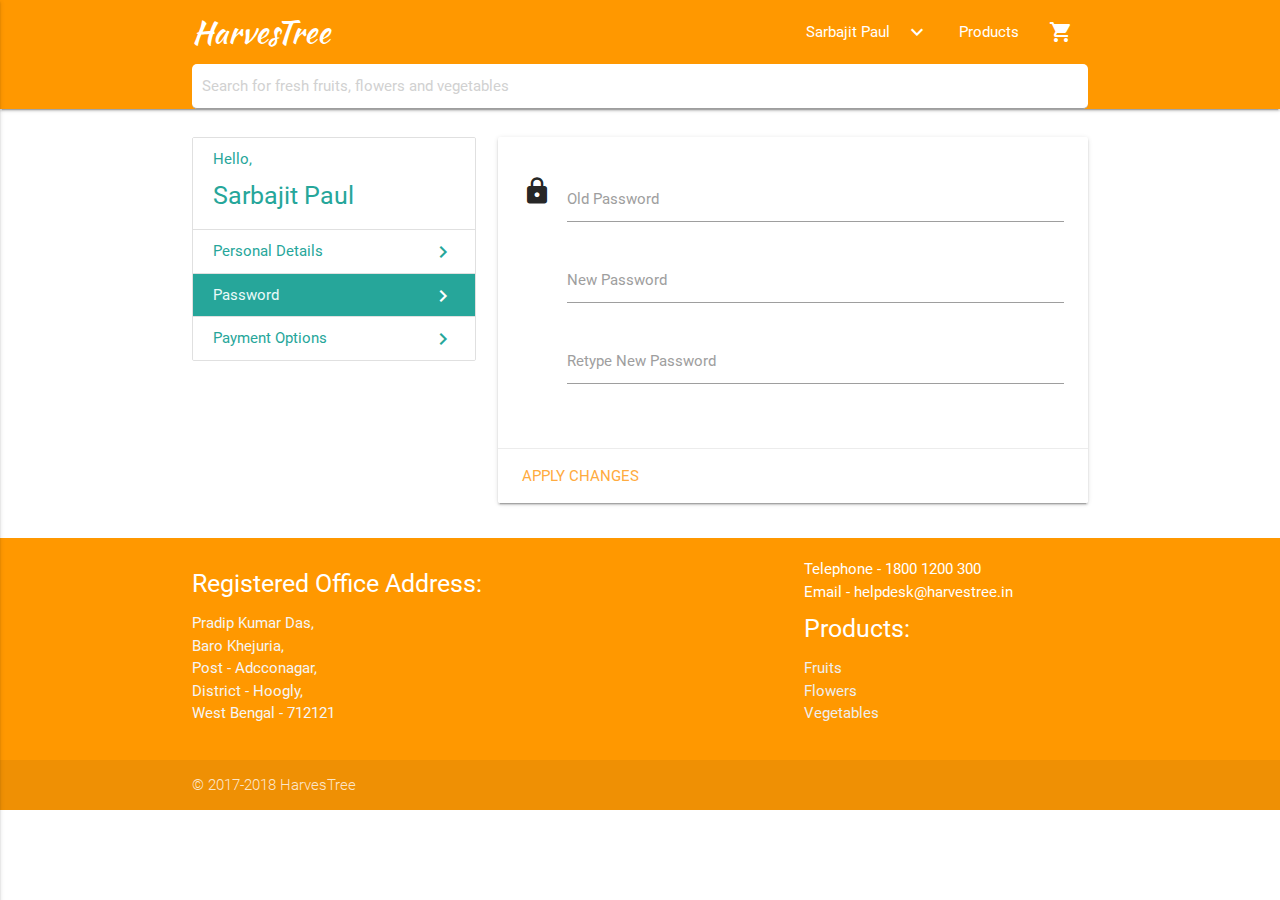
<file: Web-Content/profile_password.html>
<!DOCTYPE html>
<html lang="en-US">
  <head>
    <meta charset="utf-8">
    <meta name="viewport" content="width=device-width, initial-scale=1, shrink-to-fit=no">
    <title>My Profile</title>

    <link href="https://fonts.googleapis.com/icon?family=Material+Icons" rel="stylesheet">
    <link href="https://fonts.googleapis.com/css?family=Kaushan+Script" rel="stylesheet">
    <link type="text/css" rel="stylesheet" href="css/materialize.css"  media="screen,projection"/>
    <link type="text/css" rel="stylesheet" href="css/profile.css">
  </head>

  <body>
    <!-- Nav Bar -->
    <nav class="nav-extended orange">
      <div class="container">

        <!-- Nav Bar when Logged In -->
        <div class="nav-wrapper">
          <ul id="dropdown-large-screen" class="dropdown-content">
            <li><a href="#!"><i class="material-icons">style</i>Orders</a></li>
            <li class="divider"></li>
            <li><a href="#!"><i class="material-icons">settings_power</i>Logout</a></li>
          </ul>
          <ul id="dropdown-small-screen" class="dropdown-content">
            <li><a href="#!"><i class="material-icons">style</i>Orders</a></li>
            <li class="divider"></li>
            <li><a href="#!"><i class="material-icons">settings_power</i>Logout</a></li>
          </ul>
          <a href="#" class="brand-logo">HarvesTree</a>
          <a href="#" data-activates="mobile-demo-logged-in" class="button-collapse"><i class="material-icons">menu</i></a>
          <ul class="right hide-on-med-and-down">
            <li><a class="dropdown-button" href="#!" data-activates="dropdown-large-screen">Sarbajit Paul<i class="material-icons right">expand_more</i></a></li>
            <li><a href="#">Products</a></li>
            <li><a href="#"><i class="material-icons">shopping_cart</i></a></li>
          </ul>
          <ul class="side-nav" id="mobile-demo-logged-in">
            <li><a class="dropdown-button" href="#!" data-activates="dropdown-small-screen">Sarbajit Paul<i class="material-icons right">expand_more</i></a></li>
            <li><a href="#">Products</a></li>
            <li><a href="#"><i class="material-icons">shopping_cart</i></a></li>
          </ul>
        </div>

        <!-- Search Bar -->
        <div class="nav-content">
          <form>
            <div class="input-field search-bar">
              <input id="search" type="search" placeholder="Search for fresh fruits, flowers and vegetables" required>
            </div>
          </form>
        </div>

      </div>
    </nav>

    <!-- Main Area -->
    <div class="container">
      <div class="row">
        <div class="col m4 s12">
          <div class="collection">
            <a href="#!" class="collection-item">Hello,<br><h5>Sarbajit Paul</h5></a>
            <a href="profile_personal.html" class="collection-item">Personal Details<i class="secondary-content material-icons">chevron_right</i></a>
            <a href="#!" class="collection-item active">Password<i class="secondary-content material-icons">chevron_right</i></a>
            <a href="profile_payment.html" class="collection-item">Payment Options<i class="secondary-content material-icons">chevron_right</i></a>
          </div>
        </div>

        <div class="col m8 s12">
          <div class="card">
            <div class="card-content">
              <form>
                <!-- Password and retype password -->
                <div class="row">
                    <div class="input-field col s12">
                      <i class="material-icons prefix">lock</i>
                      <input id="old-passwd-id" type="password" name="old_passwd" oninput="javascript:validatorInstant.call(this)">
                      <label for="old-passwd-id">Old Password<span id="old-passwd-err-id" class="error-color"></span></label>
                    </div>

                    <div class="input-field col s12">
                      <i class="material-icons prefix"></i>
                      <input id="new-passwd-id" type="password" name="new_passwd" oninput="javascript:validatorInstant.call(this)">
                      <label for="new-passwd-id">New Password<span id="new-passwd-err-id" class="error-color"></span></label>
                    </div>

                    <div class="input-field col s12">
                      <i class="material-icons prefix"></i>
                      <input id="re-new-passwd-id" type="password" name="re_new_passwd" oninput="javascript:validatorInstant.call(this)">
                      <label for="re-new-passwd-id">Retype New Password<span id="re-new-passwd-err-id" class="error-color"></span></label>
                    </div>
                </div>
              </form>
            </div>

            <div class="card-action">
              <a href="#">Apply Changes</a>
            </div>
          </div>
        </div>
      </div>
    </div>

    <!-- Footer -->
    <footer class="orange page-footer">
      <div class="container">
        <div class="row">
          <div class="col l6 s12">
            <h5 class="white-text">Registered Office Address:</h5>
            <p class="grey-text text-lighten-4">
              Pradip Kumar Das,<br>
              Baro Khejuria,<br>
              Post - Adcconagar,<br>
              District - Hoogly,<br>
              West Bengal - 712121
            </p>
          </div>
          <div class="col l4 offset-l2 s12">
            Telephone - 1800 1200 300<br>
            Email - helpdesk@harvestree.in
            <h5 class="white-text">Products:</h5>
            <ul>
              <li><a class="grey-text text-lighten-3" href="#!">Fruits</a></li>
              <li><a class="grey-text text-lighten-3" href="#!">Flowers</a></li>
              <li><a class="grey-text text-lighten-3" href="#!">Vegetables</a></li>
            </ul>
          </div>
        </div>
      </div>
      <div class="footer-copyright">
        <div class="container">
        &copy; 2017-2018 HarvesTree
        </div>
      </div>
    </footer>

    <script type="text/javascript" src="js/jquery-3.2.1.js"></script>
    <script type="text/javascript" src="js/materialize.js"></script>
    <script type="text/javascript" src="js/profile.js"></script>
  </body>
</html>
</file>
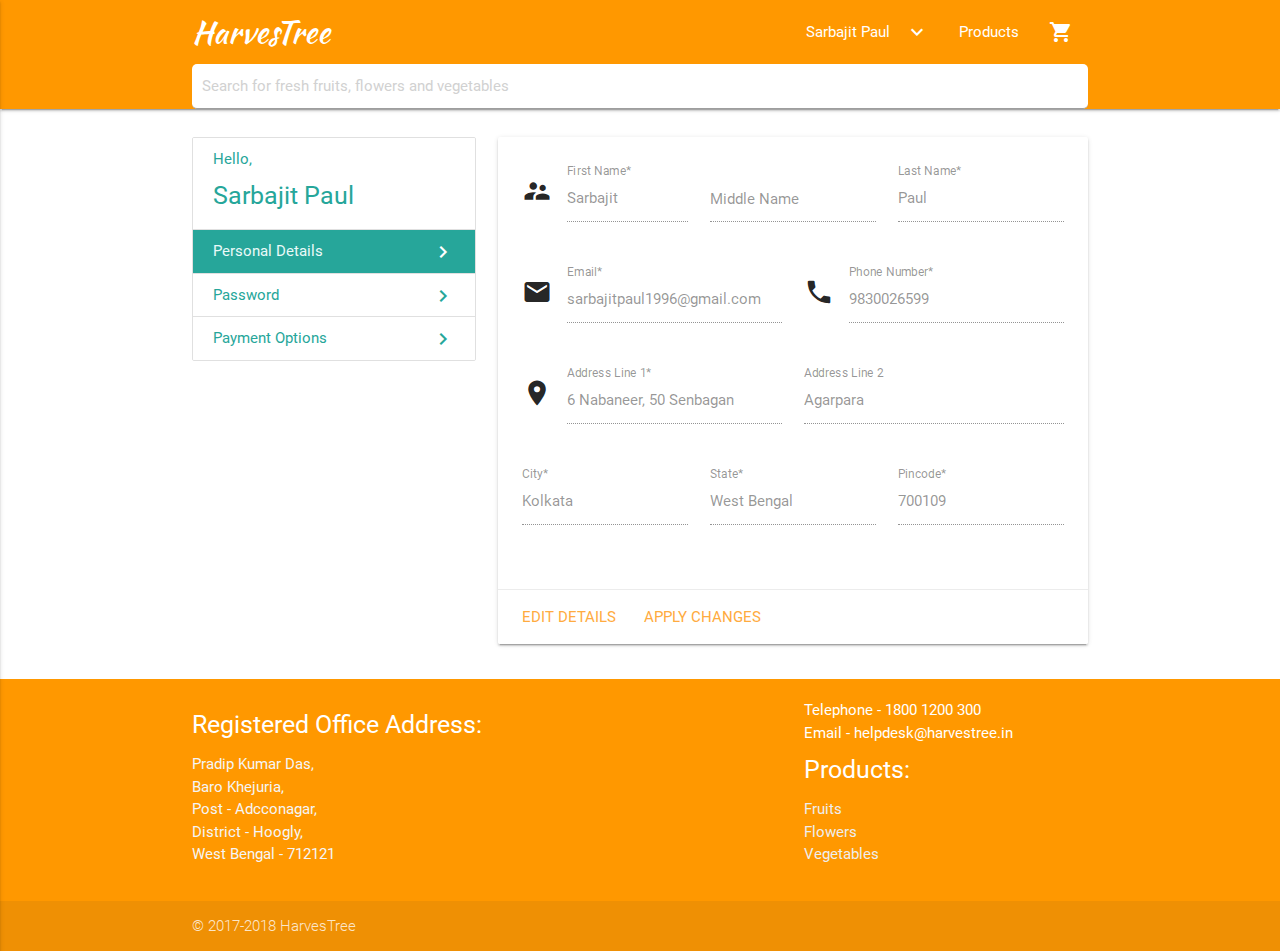
<file: Web-Content/profile_personal.html>
<!DOCTYPE html>
<html lang="en-US">
  <head>
    <meta charset="utf-8">
    <meta name="viewport" content="width=device-width, initial-scale=1, shrink-to-fit=no">
    <title>My Profile</title>

    <link href="https://fonts.googleapis.com/icon?family=Material+Icons" rel="stylesheet">
    <link href="https://fonts.googleapis.com/css?family=Kaushan+Script" rel="stylesheet">
    <link type="text/css" rel="stylesheet" href="css/materialize.css"  media="screen,projection"/>
    <link type="text/css" rel="stylesheet" href="css/profile.css">
  </head>

  <body>
    <!-- Nav Bar -->
    <nav class="nav-extended orange">
      <div class="container">

        <!-- Nav Bar when Logged In -->
        <div class="nav-wrapper">
          <ul id="dropdown-large-screen" class="dropdown-content">
            <li><a href="#!"><i class="material-icons">style</i>Orders</a></li>
            <li class="divider"></li>
            <li><a href="#!"><i class="material-icons">settings_power</i>Logout</a></li>
          </ul>
          <ul id="dropdown-small-screen" class="dropdown-content">
            <li><a href="#!"><i class="material-icons">style</i>Orders</a></li>
            <li class="divider"></li>
            <li><a href="#!"><i class="material-icons">settings_power</i>Logout</a></li>
          </ul>
          <a href="#" class="brand-logo">HarvesTree</a>
          <a href="#" data-activates="mobile-demo-logged-in" class="button-collapse"><i class="material-icons">menu</i></a>
          <ul class="right hide-on-med-and-down">
            <li><a class="dropdown-button" href="#!" data-activates="dropdown-large-screen">Sarbajit Paul<i class="material-icons right">expand_more</i></a></li>
            <li><a href="#">Products</a></li>
            <li><a href="#"><i class="material-icons">shopping_cart</i></a></li>
          </ul>
          <ul class="side-nav" id="mobile-demo-logged-in">
            <li><a class="dropdown-button" href="#!" data-activates="dropdown-small-screen">Sarbajit Paul<i class="material-icons right">expand_more</i></a></li>
            <li><a href="#">Products</a></li>
            <li><a href="#"><i class="material-icons">shopping_cart</i></a></li>
          </ul>
        </div>

        <!-- Search Bar -->
        <div class="nav-content">
          <form>
            <div class="input-field search-bar">
              <input id="search" type="search" placeholder="Search for fresh fruits, flowers and vegetables" required>
            </div>
          </form>
        </div>

      </div>
    </nav>

    <!-- Main Area -->
    <div class="container">
      <div class="row">
        <div class="col m4 s12">
          <div class="collection">
            <a href="#!" class="collection-item">Hello,<br><h5>Sarbajit Paul</h5></a>
            <a href="#!" class="collection-item active">Personal Details<i class="secondary-content material-icons">chevron_right</i></a>
            <a href="profile_password.html" class="collection-item">Password<i class="secondary-content material-icons">chevron_right</i></a>
            <a href="profile_payment.html" class="collection-item">Payment Options<i class="secondary-content material-icons">chevron_right</i></a>
          </div>
        </div>

        <div class="col m8 s12">
          <div class="card">
            <div class="card-content">
              <form>
                <!-- First, middle and last name -->
                <div class="row">
                  <div class="input-field col m4 s12">
                    <i class="material-icons prefix">supervisor_account</i>
                    <input disabled value="Sarbajit" id="fname-id" type="text" name="fname">
                    <label for="fname-id">First Name*<span id="fname-err-id" class="error-color"></span></label>
                  </div>

                  <div class="input-field col m4 s12">
                    <input disabled value="" id="mname-id" type="text" name="mname">
                    <label for="mname-id">Middle Name<span id="mname-err-id" class="error-color"></span></label>
                  </div>

                  <div class="input-field col m4 s12">
                    <input disabled value="Paul" id="lname-id" type="text" name="lname">
                    <label for="lname-id">Last Name*<span id="lname-err-id" class="error-color"></span></label>
                  </div>
                </div>

                <!-- Email and Mobile number -->
                <div class="row">
                  <div class="input-field col m6 s12">
                    <i class="material-icons prefix">email</i>
                    <input disabled value="sarbajitpaul1996@gmail.com" id="email-id" type="text" name="email">
                    <label for="email-id">Email*<span id="email-err-id" class="error-color"></span></label>
                  </div>

                  <div class="input-field col m6 s12">
                    <i class="material-icons prefix">phone</i>
                    <input disabled value="9830026599" id="phn-id" type="text" name="phn">
                    <label for="phn-id">Phone Number*<span id="phn-err-id" class="error-color"></span></label>
                  </div>
                </div>

                <!-- Address -->
                <div class="row">
                  <div class="input-field col m6 s12">
                    <i class="material-icons prefix">room</i>
                    <input disabled value="6 Nabaneer, 50 Senbagan" id="add-line1-id" type="text" name="add_line1">
                    <label for="add-line1-id">Address Line 1*<span id="add-line1-err-id" class="error-color"></span></label>
                  </div>

                  <div class="input-field col m6 s12">
                    <input disabled value="Agarpara" id="add-line2-id" type="text" name="add_line2"Address Line 2</label>
                    <label for="add-line2-id">Address Line 2</label>
                  </div>
                </div>

                <div class="row">
                  <div class="input-field col m4 s12">
                    <input disabled value="Kolkata" id="city-id" type="text" name="city">
                    <label for="city-id">City*<span id="city-err-id" class="error-color"></span></label>
                  </div>

                  <div class="input-field col m4 s12">
                    <input disabled value="West Bengal" id="state-id" type="text" name="state">
                    <label for="state-id">State*<span id="state-err-id" class="error-color"></span></label>
                  </div>

                  <div class="input-field col m4 s12">
                    <input disabled value="700109" id="pin-id" type="text" name="pin">
                    <label for="pin-id">Pincode*<span id="pin-err-id" class="error-color"></span></label>
                  </div>
                </div>
              </form>
            </div>

            <div class="card-action">
              <a href="#">Edit Details</a>
              <a href="#">Apply Changes</a>
            </div>
          </div>
        </div>
      </div>
    </div>

    <!-- Footer -->
    <footer class="orange page-footer">
      <div class="container">
        <div class="row">
          <div class="col l6 s12">
            <h5 class="white-text">Registered Office Address:</h5>
            <p class="grey-text text-lighten-4">
              Pradip Kumar Das,<br>
              Baro Khejuria,<br>
              Post - Adcconagar,<br>
              District - Hoogly,<br>
              West Bengal - 712121
            </p>
          </div>
          <div class="col l4 offset-l2 s12">
            Telephone - 1800 1200 300<br>
            Email - helpdesk@harvestree.in
            <h5 class="white-text">Products:</h5>
            <ul>
              <li><a class="grey-text text-lighten-3" href="#!">Fruits</a></li>
              <li><a class="grey-text text-lighten-3" href="#!">Flowers</a></li>
              <li><a class="grey-text text-lighten-3" href="#!">Vegetables</a></li>
            </ul>
          </div>
        </div>
      </div>
      <div class="footer-copyright">
        <div class="container">
        &copy; 2017-2018 HarvesTree
        </div>
      </div>
    </footer>

    <script type="text/javascript" src="js/jquery-3.2.1.js"></script>
    <script type="text/javascript" src="js/materialize.js"></script>
    <script type="text/javascript" src="js/profile.js"></script>
  </body>
</html>
</file>
<file: Web-Content/css/index.css>
.brand-logo{
  font-family: 'Kaushan Script', cursive;
}

.search-bar input[type=search]{
  background-color: #fff;
  border-radius: 5px;
  box-sizing: border-box;
  padding: 0 10px;
}

.card .card-image .card-title{
  border-bottom: 2px solid transparent;
  margin: 24px;
  padding: 0px;
  transition: all 0.3s;
}

.card .card-image:hover .card-title{
  border-bottom: 2px solid orange;
  font-size: 30px;
}

.categories p, .offers p{
  color: gray;
}

.offers{
  margin-bottom: 5%;
}

.error-color{
  color: red;
  font-size: 12px;
}
</file>
<file: Web-Content/css/cart.css>
.brand-logo{
  font-family: 'Kaushan Script', cursive;
}

.search-bar input[type=search]{
  background-color: #fff;
  border-radius: 5px;
  box-sizing: border-box;
  padding: 0 10px;
}

.container-custom{
  width: 90%;
  margin: 3% auto 10% auto;
}

.no-space{
  padding: 0;
  margin: 0;
}

.text-muted{
  font-size: 16px;
  color: gray;
}

.quantity{
   padding: 0 10px;
}

.counters{
  cursor: pointer;
}

.cart-empty{
  margin: 10%;
  text-align: center;
  display: block;
}

.error-color{
  color: red;
  font-size: 12px;
}
</file>
<file: Web-Content/css/order.css>
.brand-logo{
  font-family: 'Kaushan Script', cursive;
}

.orders{
  margin: 5% auto;
}

.search-bar input[type=search]{
  background-color: #fff;
  border-radius: 5px;
  box-sizing: border-box;
  padding: 0 10px;
}

.order-main-info *{
  display: inline-block;
  padding: 0 2%;
}

.text-muted{
  font-size: 16px;
  color: gray;
}
</file>
<file: Web-Content/css/product.css>
.brand-logo{
  font-family: 'Kaushan Script', cursive;
}

.search-bar input[type=search]{
  background-color: #fff;
  border-radius: 5px;
  box-sizing: border-box;
  padding: 0 10px;
}

h1{
  font-weight: 100;
}

h6{
  color:grey;
  font-size: 17px;
}

.rating-star{
  color: lightgrey;
  cursor: pointer;
}

.rated-star{
  color: orange;
}

.secondary-content{
  cursor: default;
  pointer-events: none;
}

.chip{
  color: white;
  background-color: teal;
}

.error-color{
  color: red;
  font-size: 12px;
}
</file>
<file: Web-Content/css/productlist.css>
.brand-logo{
  font-family: 'Kaushan Script', cursive;
}

.search-bar input[type=search]{
  background-color: #fff;
  border-radius: 5px;
  box-sizing: border-box;
  padding: 0 10px;
}

.price{
  font-size: 30px;
}

.text-muted{
  font-size: 16px;
  color: gray;
}

.card{
   /*background-color: #1abc9c;*/
   background-color: lightgray;
}

.card .card-image .card-title{
  /*border-bottom: 2px solid transparent;*/
  color: #2d3436;
  margin: 24px;
  padding: 0px;
  transition: all 0.3s;
}

.card .card-image:hover .card-title{
  /*border-bottom: 2px solid orange;*/
  font-size: 30px;
}

.error-color{
  color: red;
  font-size: 12px;
}

.nav-extended material-icons{
  position: relative;
}

.indicator{
  top: 0px;
  right: 0px;
  position: absolute;
  width: 5px;
  height: 5px;
  background: red;
}
</file>
<file: Web-Content/css/profile.css>
.brand-logo{
  font-family: 'Kaushan Script', cursive;
}

.search-bar input[type=search]{
  background-color: #fff;
  border-radius: 5px;
  box-sizing: border-box;
  padding: 0 10px;
}

.error-color{
  color: red;
  font-size: 12px;
}
</file>
